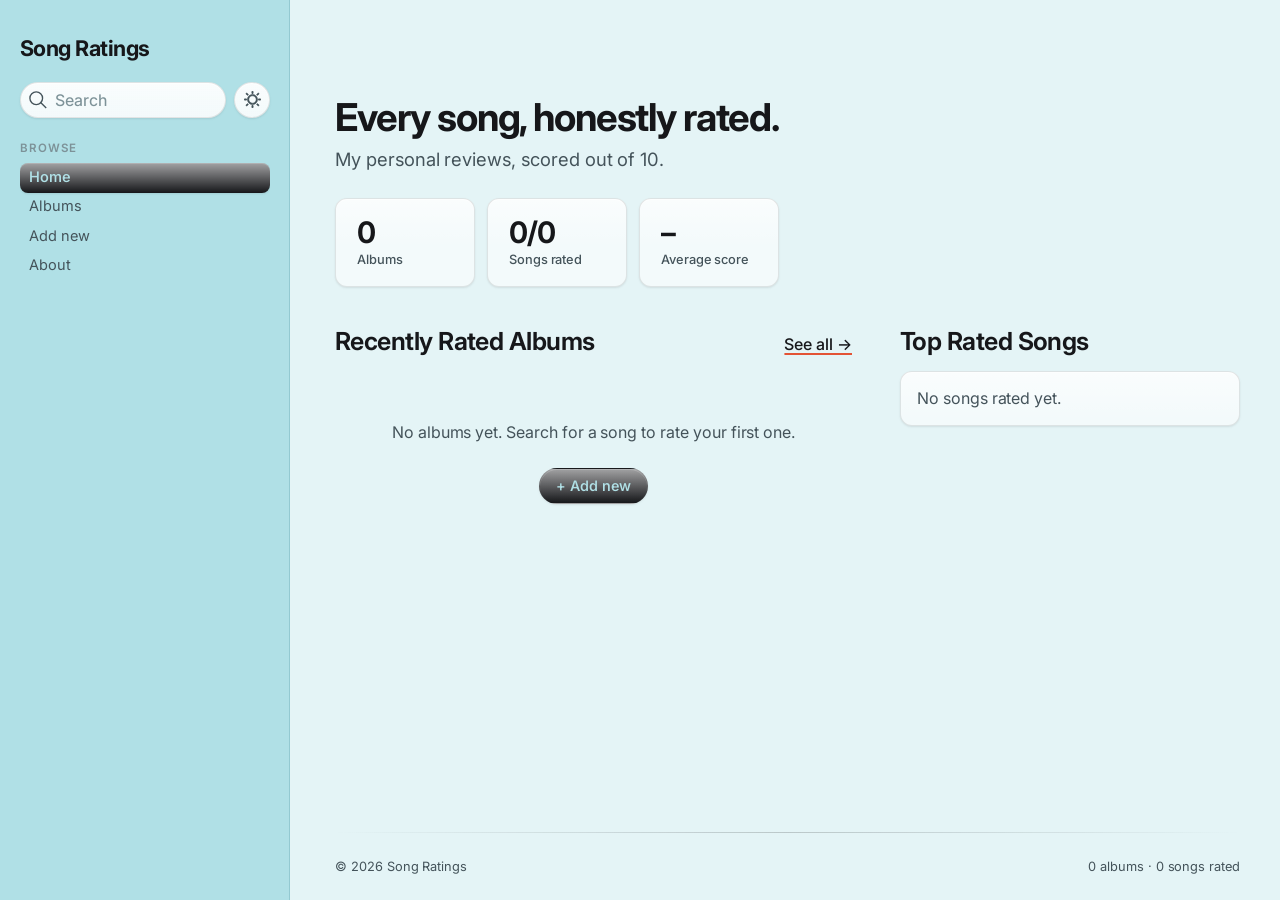
<file: index.html>
<!DOCTYPE html>
<html lang="en">
<head>
  <meta charset="UTF-8">
  <meta name="viewport" content="width=device-width, initial-scale=1, maximum-scale=1, user-scalable=no, viewport-fit=cover">
  <title>Song Ratings</title>
  <meta name="description" content="My personal song reviews and ratings.">
  <link rel="icon" href="assets/icons/favicon.ico" sizes="32x32">
  <link rel="icon" href="assets/icon.svg" type="image/svg+xml">
  <link rel="manifest" href="manifest.webmanifest">
  <link rel="apple-touch-icon" href="assets/icons/apple-touch-icon.png">
  <meta name="apple-mobile-web-app-title" content="Ratings">
  <meta name="mobile-web-app-capable" content="yes">
  <meta name="apple-mobile-web-app-capable" content="yes">
  <meta name="apple-mobile-web-app-status-bar-style" content="black-translucent">
  <meta name="theme-color" content="#e4f4f6">
  <script src="js/theme.js"></script>
  <!-- Inter for non-Apple devices (Apple devices use SF Pro). Loaded without
       blocking the first paint; offline it simply falls back to system fonts. -->
  <link rel="preconnect" href="https://fonts.googleapis.com">
  <link rel="preconnect" href="https://fonts.gstatic.com" crossorigin>
  <link rel="stylesheet" href="https://fonts.googleapis.com/css2?family=Inter:wght@400..700&display=swap" media="print" onload="this.media='all'">
  <link rel="stylesheet" href="css/base.css">
  <link rel="stylesheet" href="css/layout.css">
  <link rel="stylesheet" href="css/components.css">
</head>
<body>
  <header id="site-header" class="site-sidebar"></header>

  <main>
    <section class="hero">
      <h1>Every song, honestly rated.</h1>
      <p class="hero-sub">My personal reviews, scored out of 10.</p>
      <div id="stats" class="stats"></div>
    </section>

    <div class="home-layout">
      <section>
        <div class="section-head">
          <h2>Recently Rated Albums</h2>
          <a href="albums.html" class="section-link">See all →</a>
        </div>
        <div id="recent-grid" class="album-grid"></div>
      </section>

      <aside class="home-aside">
        <h2>Top Rated Songs</h2>
        <div id="top-list" class="song-list"></div>
      </aside>
    </div>
  </main>

  <footer id="site-footer" class="site-footer"></footer>

  <script src="js/store.js"></script>
  <script src="js/utils.js"></script>
  <script src="js/components.js"></script>
  <script src="js/ui.js"></script>
  <script src="js/nav.js"></script>
  <script src="js/pages/home.js"></script>
</body>
</html>
</file>
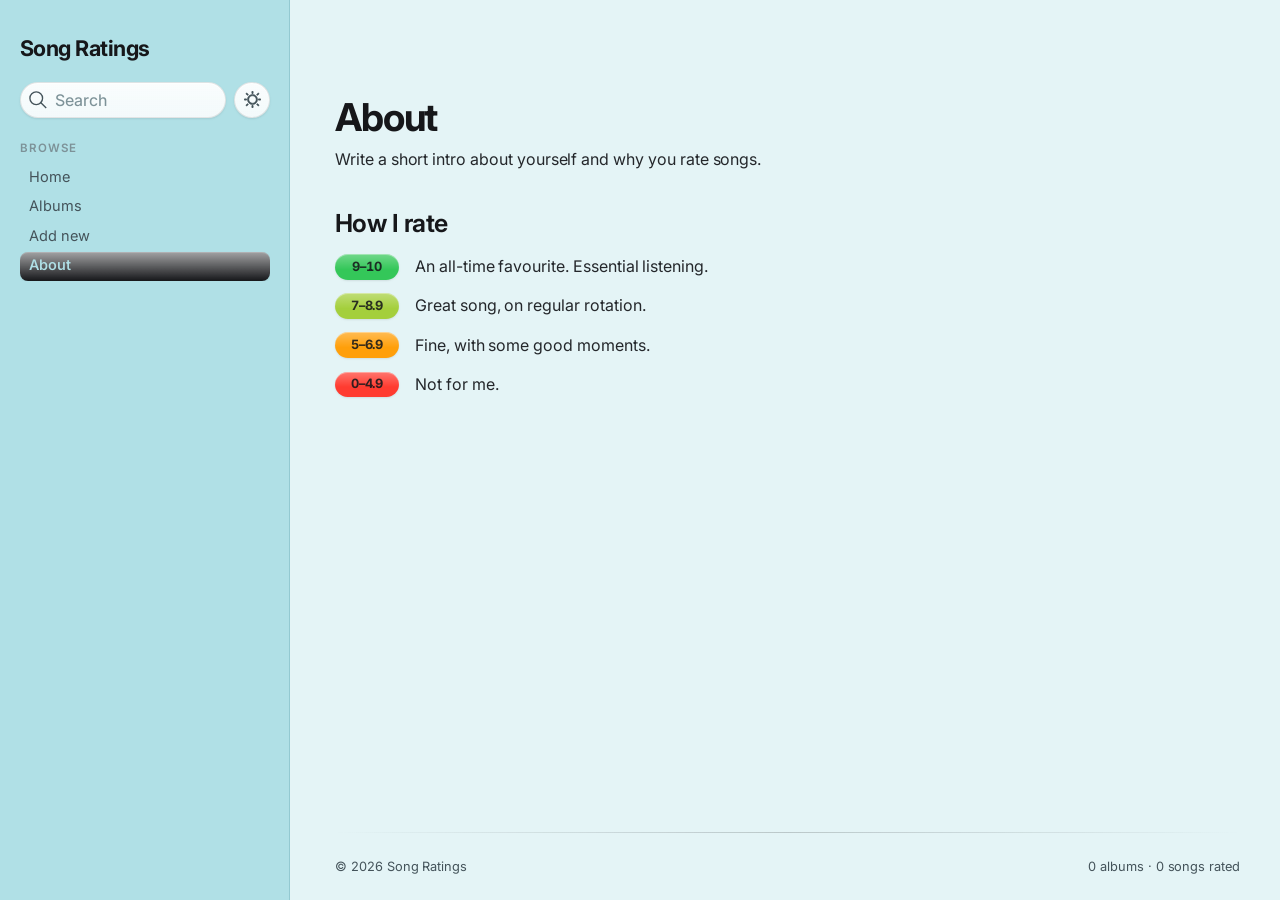
<file: about.html>
<!DOCTYPE html>
<html lang="en">
<head>
  <meta charset="UTF-8">
  <meta name="viewport" content="width=device-width, initial-scale=1, maximum-scale=1, user-scalable=no, viewport-fit=cover">
  <title>About · Song Ratings</title>
  <link rel="icon" href="assets/icons/favicon.ico" sizes="32x32">
  <link rel="icon" href="assets/icon.svg" type="image/svg+xml">
  <link rel="manifest" href="manifest.webmanifest">
  <link rel="apple-touch-icon" href="assets/icons/apple-touch-icon.png">
  <meta name="apple-mobile-web-app-title" content="Ratings">
  <meta name="mobile-web-app-capable" content="yes">
  <meta name="apple-mobile-web-app-capable" content="yes">
  <meta name="apple-mobile-web-app-status-bar-style" content="black-translucent">
  <meta name="theme-color" content="#e4f4f6">
  <script src="js/theme.js"></script>
  <!-- Inter for non-Apple devices (Apple devices use SF Pro). Loaded without
       blocking the first paint; offline it simply falls back to system fonts. -->
  <link rel="preconnect" href="https://fonts.googleapis.com">
  <link rel="preconnect" href="https://fonts.gstatic.com" crossorigin>
  <link rel="stylesheet" href="https://fonts.googleapis.com/css2?family=Inter:wght@400..700&display=swap" media="print" onload="this.media='all'">
  <link rel="stylesheet" href="css/base.css">
  <link rel="stylesheet" href="css/layout.css">
  <link rel="stylesheet" href="css/components.css">
</head>
<body>
  <header id="site-header" class="site-sidebar"></header>

  <main class="prose">
    <h1>About</h1>
    <p>Write a short intro about yourself and why you rate songs.</p>

    <h2>How I rate</h2>
    <ul class="scale">
      <li><span class="rating-badge rating-sm tier-great">9–10</span> An all-time favourite. Essential listening.</li>
      <li><span class="rating-badge rating-sm tier-good">7–8.9</span> Great song, on regular rotation.</li>
      <li><span class="rating-badge rating-sm tier-okay">5–6.9</span> Fine, with some good moments.</li>
      <li><span class="rating-badge rating-sm tier-bad">0–4.9</span> Not for me.</li>
    </ul>
  </main>

  <footer id="site-footer" class="site-footer"></footer>

  <script src="js/store.js"></script>
  <script src="js/utils.js"></script>
  <script src="js/components.js"></script>
  <script src="js/ui.js"></script>
  <script src="js/nav.js"></script>
</body>
</html>
</file>
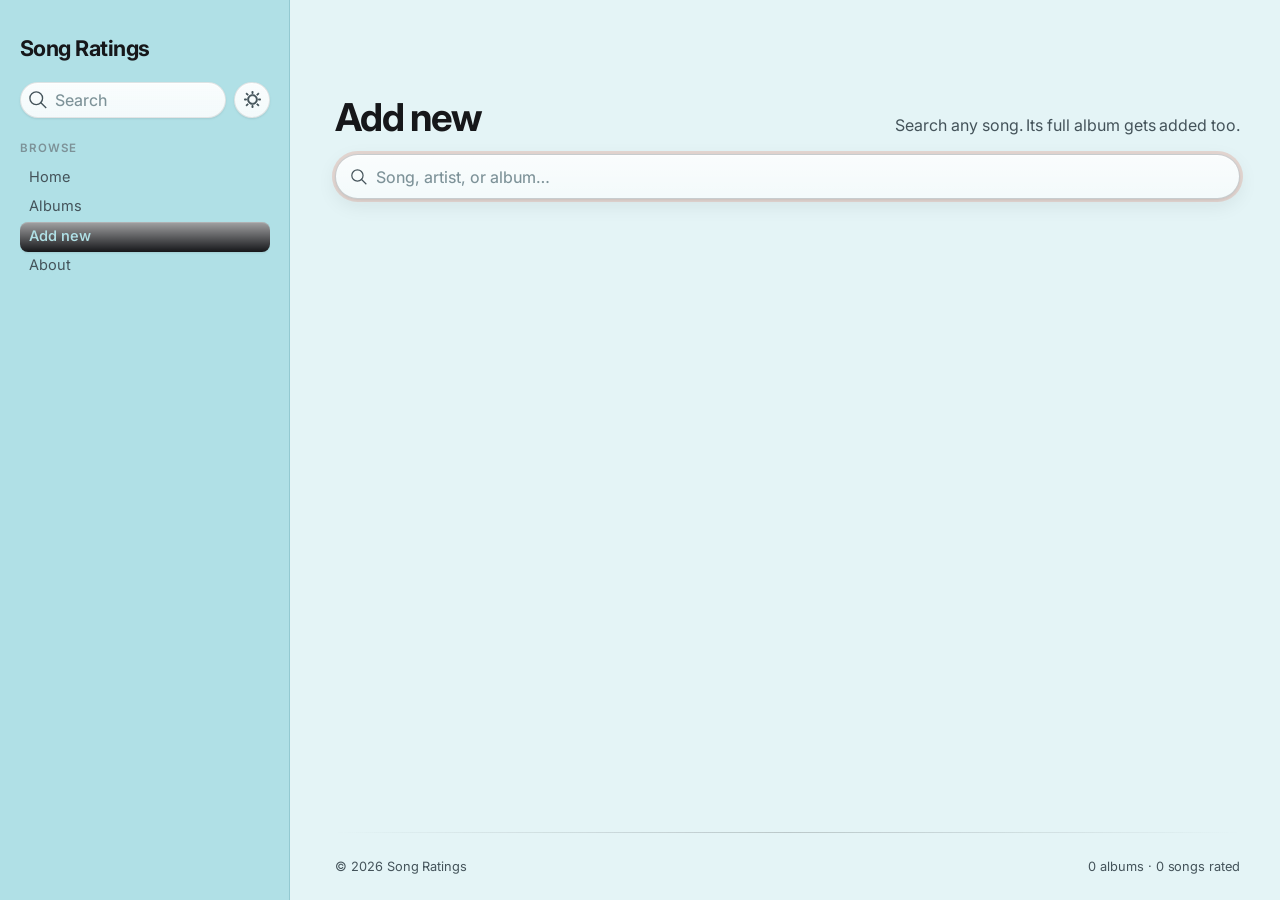
<file: add.html>
<!DOCTYPE html>
<html lang="en">
<head>
  <meta charset="UTF-8">
  <meta name="viewport" content="width=device-width, initial-scale=1, maximum-scale=1, user-scalable=no, viewport-fit=cover">
  <title>Add New · Song Ratings</title>
  <link rel="icon" href="assets/icons/favicon.ico" sizes="32x32">
  <link rel="icon" href="assets/icon.svg" type="image/svg+xml">
  <link rel="manifest" href="manifest.webmanifest">
  <link rel="apple-touch-icon" href="assets/icons/apple-touch-icon.png">
  <meta name="apple-mobile-web-app-title" content="Ratings">
  <meta name="mobile-web-app-capable" content="yes">
  <meta name="apple-mobile-web-app-capable" content="yes">
  <meta name="apple-mobile-web-app-status-bar-style" content="black-translucent">
  <meta name="theme-color" content="#e4f4f6">
  <script src="js/theme.js"></script>
  <!-- Inter for non-Apple devices (Apple devices use SF Pro). Loaded without
       blocking the first paint; offline it simply falls back to system fonts. -->
  <link rel="preconnect" href="https://fonts.googleapis.com">
  <link rel="preconnect" href="https://fonts.gstatic.com" crossorigin>
  <link rel="stylesheet" href="https://fonts.googleapis.com/css2?family=Inter:wght@400..700&display=swap" media="print" onload="this.media='all'">
  <link rel="stylesheet" href="css/base.css">
  <link rel="stylesheet" href="css/layout.css">
  <link rel="stylesheet" href="css/components.css">
</head>
<body>
  <header id="site-header" class="site-sidebar"></header>

  <main>
    <!-- Step 1: search the catalog -->
    <section id="search-view">
      <div class="page-head">
        <h1>Add new</h1>
        <p class="muted">Search any song. Its full album gets added too.</p>
      </div>
      <div class="filters">
        <input id="search" type="search" placeholder="Song, artist, or album…" aria-label="Search songs" autocomplete="off" autofocus>
      </div>
      <p id="search-status" class="muted"></p>
      <div id="search-results" class="song-list"></div>
    </section>

    <!-- Step 2: rate the chosen song -->
    <section id="rate-view" hidden>
      <a href="#" id="back-to-search" class="back-link">Back to search</a>
      <div id="rate-content"></div>
    </section>
  </main>

  <footer id="site-footer" class="site-footer"></footer>

  <script src="js/store.js"></script>
  <script src="js/api.js"></script>
  <script src="js/utils.js"></script>
  <script src="js/components.js"></script>
  <script src="js/ui.js"></script>
  <script src="js/nav.js"></script>
  <script src="js/pages/add.js"></script>
</body>
</html>
</file>
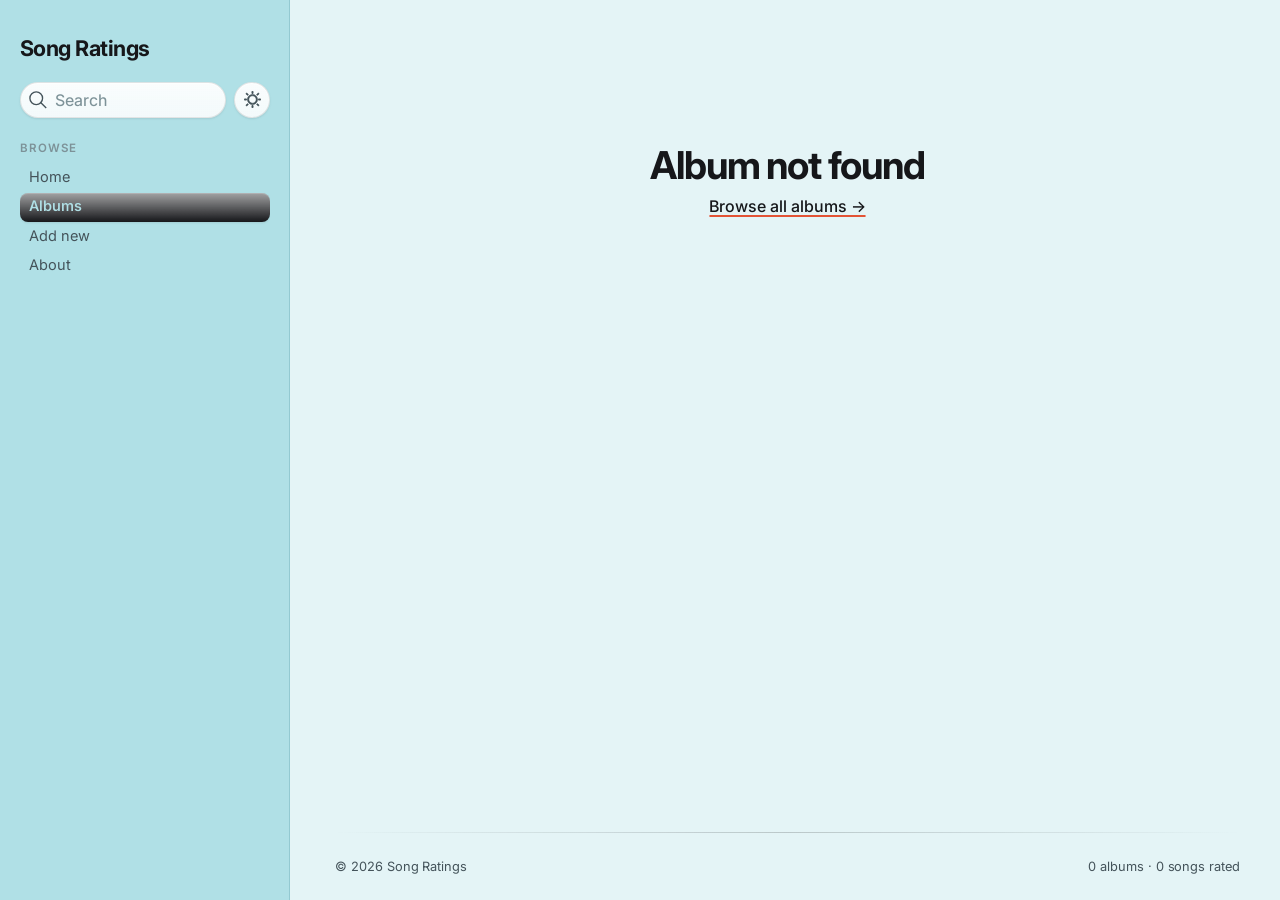
<file: album.html>
<!DOCTYPE html>
<html lang="en">
<head>
  <meta charset="UTF-8">
  <meta name="viewport" content="width=device-width, initial-scale=1, maximum-scale=1, user-scalable=no, viewport-fit=cover">
  <title>Album · Song Ratings</title>
  <link rel="icon" href="assets/icons/favicon.ico" sizes="32x32">
  <link rel="icon" href="assets/icon.svg" type="image/svg+xml">
  <link rel="manifest" href="manifest.webmanifest">
  <link rel="apple-touch-icon" href="assets/icons/apple-touch-icon.png">
  <meta name="apple-mobile-web-app-title" content="Ratings">
  <meta name="mobile-web-app-capable" content="yes">
  <meta name="apple-mobile-web-app-capable" content="yes">
  <meta name="apple-mobile-web-app-status-bar-style" content="black-translucent">
  <meta name="theme-color" content="#e4f4f6">
  <script src="js/theme.js"></script>
  <!-- Inter for non-Apple devices (Apple devices use SF Pro). Loaded without
       blocking the first paint; offline it simply falls back to system fonts. -->
  <link rel="preconnect" href="https://fonts.googleapis.com">
  <link rel="preconnect" href="https://fonts.gstatic.com" crossorigin>
  <link rel="stylesheet" href="https://fonts.googleapis.com/css2?family=Inter:wght@400..700&display=swap" media="print" onload="this.media='all'">
  <link rel="stylesheet" href="css/base.css">
  <link rel="stylesheet" href="css/layout.css">
  <link rel="stylesheet" href="css/components.css">
</head>
<body>
  <header id="site-header" class="site-sidebar"></header>

  <main>
    <div id="album-detail"></div>
  </main>

  <footer id="site-footer" class="site-footer"></footer>

  <script src="js/store.js"></script>
  <script src="js/utils.js"></script>
  <script src="js/components.js"></script>
  <script src="js/ui.js"></script>
  <script src="js/nav.js"></script>
  <script src="js/pages/album.js"></script>
</body>
</html>
</file>
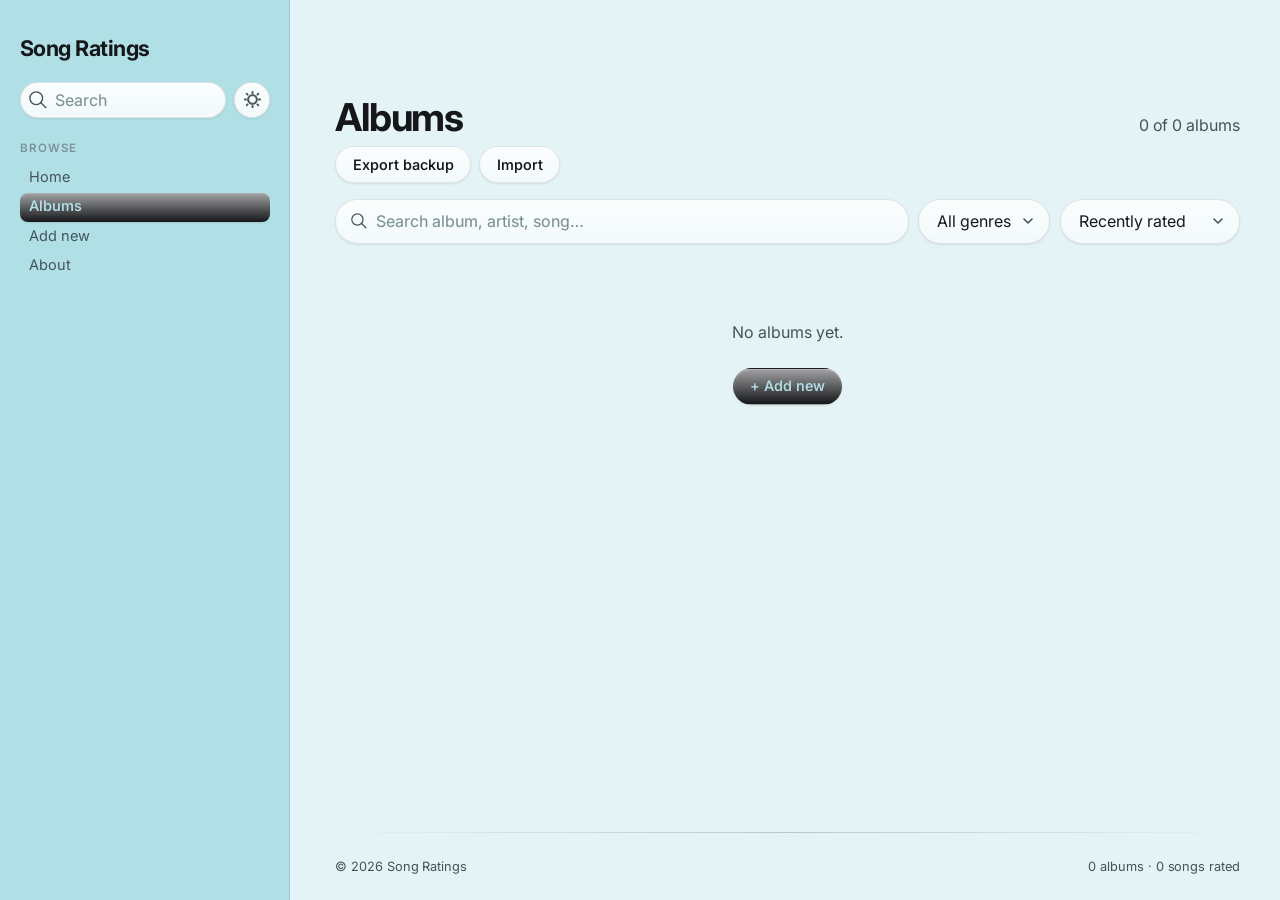
<file: albums.html>
<!DOCTYPE html>
<html lang="en">
<head>
  <meta charset="UTF-8">
  <meta name="viewport" content="width=device-width, initial-scale=1, maximum-scale=1, user-scalable=no, viewport-fit=cover">
  <title>Albums · Song Ratings</title>
  <link rel="icon" href="assets/icons/favicon.ico" sizes="32x32">
  <link rel="icon" href="assets/icon.svg" type="image/svg+xml">
  <link rel="manifest" href="manifest.webmanifest">
  <link rel="apple-touch-icon" href="assets/icons/apple-touch-icon.png">
  <meta name="apple-mobile-web-app-title" content="Ratings">
  <meta name="mobile-web-app-capable" content="yes">
  <meta name="apple-mobile-web-app-capable" content="yes">
  <meta name="apple-mobile-web-app-status-bar-style" content="black-translucent">
  <meta name="theme-color" content="#e4f4f6">
  <script src="js/theme.js"></script>
  <!-- Inter for non-Apple devices (Apple devices use SF Pro). Loaded without
       blocking the first paint; offline it simply falls back to system fonts. -->
  <link rel="preconnect" href="https://fonts.googleapis.com">
  <link rel="preconnect" href="https://fonts.gstatic.com" crossorigin>
  <link rel="stylesheet" href="https://fonts.googleapis.com/css2?family=Inter:wght@400..700&display=swap" media="print" onload="this.media='all'">
  <link rel="stylesheet" href="css/base.css">
  <link rel="stylesheet" href="css/layout.css">
  <link rel="stylesheet" href="css/components.css">
</head>
<body>
  <header id="site-header" class="site-sidebar"></header>

  <main>
    <div class="page-head">
      <h1>Albums</h1>
      <p id="result-count" class="muted"></p>
      <div class="page-actions">
        <button id="export-button" class="button">Export backup</button>
        <button id="import-button" class="button">Import</button>
        <input id="import-file" type="file" accept="application/json,.json" hidden>
      </div>
    </div>

    <div class="filters">
      <input id="search" type="search" placeholder="Search album, artist, song…" aria-label="Search albums">
      <select id="genre" aria-label="Filter by genre">
        <option value="">All genres</option>
      </select>
      <select id="sort" aria-label="Sort albums">
        <option value="recent">Recently rated</option>
        <option value="rating-desc">Highest average</option>
        <option value="rating-asc">Lowest average</option>
        <option value="title-asc">Title A–Z</option>
        <option value="artist-asc">Artist A–Z</option>
        <option value="year-desc">Release year</option>
      </select>
    </div>

    <div id="albums-grid" class="album-grid"></div>
    <button id="load-more" class="button load-more" hidden>Load more</button>
  </main>

  <footer id="site-footer" class="site-footer"></footer>

  <script src="js/store.js"></script>
  <script src="js/utils.js"></script>
  <script src="js/components.js"></script>
  <script src="js/ui.js"></script>
  <script src="js/nav.js"></script>
  <script src="js/pages/albums.js"></script>
</body>
</html>
</file>
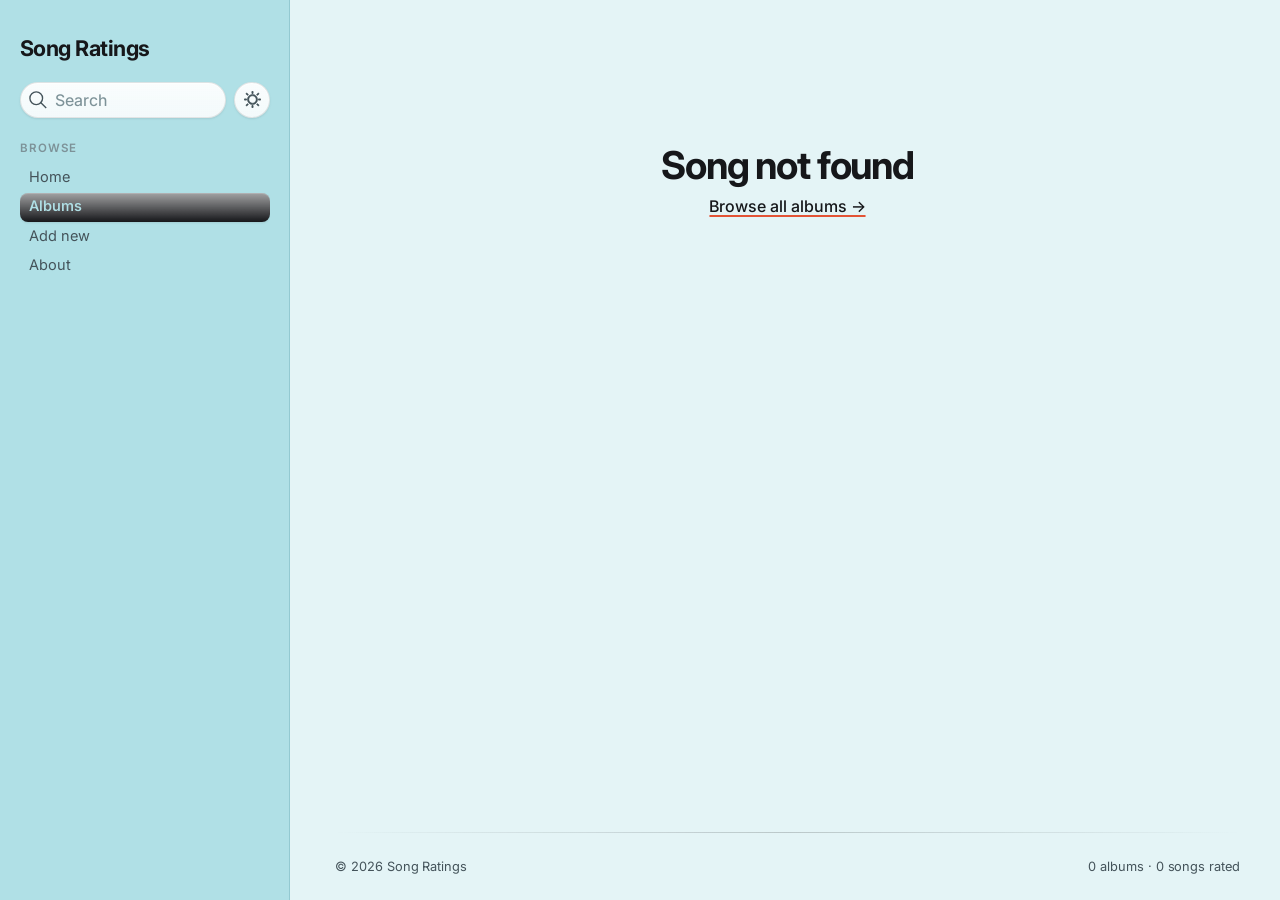
<file: song.html>
<!DOCTYPE html>
<html lang="en">
<head>
  <meta charset="UTF-8">
  <meta name="viewport" content="width=device-width, initial-scale=1, maximum-scale=1, user-scalable=no, viewport-fit=cover">
  <title>Song · Song Ratings</title>
  <link rel="icon" href="assets/icons/favicon.ico" sizes="32x32">
  <link rel="icon" href="assets/icon.svg" type="image/svg+xml">
  <link rel="manifest" href="manifest.webmanifest">
  <link rel="apple-touch-icon" href="assets/icons/apple-touch-icon.png">
  <meta name="apple-mobile-web-app-title" content="Ratings">
  <meta name="mobile-web-app-capable" content="yes">
  <meta name="apple-mobile-web-app-capable" content="yes">
  <meta name="apple-mobile-web-app-status-bar-style" content="black-translucent">
  <meta name="theme-color" content="#e4f4f6">
  <script src="js/theme.js"></script>
  <!-- Inter for non-Apple devices (Apple devices use SF Pro). Loaded without
       blocking the first paint; offline it simply falls back to system fonts. -->
  <link rel="preconnect" href="https://fonts.googleapis.com">
  <link rel="preconnect" href="https://fonts.gstatic.com" crossorigin>
  <link rel="stylesheet" href="https://fonts.googleapis.com/css2?family=Inter:wght@400..700&display=swap" media="print" onload="this.media='all'">
  <link rel="stylesheet" href="css/base.css">
  <link rel="stylesheet" href="css/layout.css">
  <link rel="stylesheet" href="css/components.css">
</head>
<body>
  <header id="site-header" class="site-sidebar"></header>

  <main>
    <div id="song-detail"></div>
  </main>

  <footer id="site-footer" class="site-footer"></footer>

  <script src="js/store.js"></script>
  <script src="js/utils.js"></script>
  <script src="js/components.js"></script>
  <script src="js/ui.js"></script>
  <script src="js/nav.js"></script>
  <script src="js/pages/song.js"></script>
</body>
</html>
</file>
<file: css/base.css>
/* Design tokens, reset, and typography. Change the look of the site here.
   Ported from the Notes site (raven / powder blue / poppy glass theme):
   #16171A raven black, #B0E0E6 powder blue, #E35335 poppy red.
   The theme is picked by js/theme.js, which sets saved-theme="light|dark"
   on <html>; the toggle button is wired up in js/ui.js. */

/* ═════════════ Tokens: light ═════════════ */
:root {
  /* Base palette (Notes: quartz.config.yaml → theme.colors.lightMode) */
  --light: #e4f4f6;
  --lightgray: #c4e5ea;
  --gray: #7d9298;
  --darkgray: #24272b;
  --dark: #16171a;
  --secondary: #16171a;
  --tertiary: #e35335;
  --highlight: rgba(22, 23, 26, 0.06);
  --textHighlight: rgba(227, 83, 53, 0.25);

  /* Type: SF Pro on Apple devices, Inter (Google Fonts) elsewhere. */
  --bodyFont:
    -apple-system, BlinkMacSystemFont, "SF Pro Text", "Inter", "Helvetica Neue", system-ui,
    sans-serif;
  --headerFont:
    -apple-system, BlinkMacSystemFont, "SF Pro Display", "Inter", "Helvetica Neue", system-ui,
    sans-serif;
  --codeFont: ui-monospace, "SF Mono", "JetBrains Mono", Menlo, Consolas, monospace;

  /* Motion: Apple-style ease-out and a gentle spring with a hint of overshoot. */
  --ease: cubic-bezier(0.25, 0.1, 0.25, 1);
  --ease-out: cubic-bezier(0.22, 1, 0.36, 1);
  --spring: cubic-bezier(0.34, 1.36, 0.64, 1);
  --dur-fast: 160ms;
  --dur: 280ms;
  --dur-slow: 480ms;

  --radius-sm: 8px;
  --radius: 12px;
  --radius-lg: 18px;

  /* Brand */
  --brand-raven: #16171a;
  --brand-powder: #b0e0e6;
  --brand-poppy: #e35335;

  /* Light: powder-blue sidebar, paler powder reading area, raven text. */
  --ui-page: #e4f4f6;
  --ui-sidebar: var(--brand-powder);
  --ui-sidebar-edge: #93c9d1;
  --ui-surface: #f3fafb;
  --ui-surface-2: #d7eef1;
  --ui-hover: rgba(22, 23, 26, 0.05);
  --ui-active: rgba(22, 23, 26, 0.09);
  --ui-border: rgba(22, 23, 26, 0.1);
  --ui-border-strong: rgba(22, 23, 26, 0.2);
  --ui-text: #24272b;
  --ui-heading: var(--brand-raven);
  --ui-muted: #44535a;
  --ui-faint: #7d9298;

  /* Accents */
  --ui-link: var(--brand-raven);
  --ui-link-line: var(--brand-poppy);
  --ui-accent: var(--brand-poppy);
  --ui-accent-soft: rgba(227, 83, 53, 0.18);
  --ui-on-accent: var(--brand-raven);
  --ui-pill-bg: var(--brand-raven);
  --ui-pill-text: var(--brand-powder);

  /* Glass */
  --ui-glass: rgba(176, 224, 230, 0.72);
  --ui-glass-strong: rgba(243, 250, 251, 0.85);
  --ui-drawer-tint: rgba(228, 244, 246, 0.84);
  --ui-scrim: rgba(228, 244, 246, 0.5);
  --ui-sheen: linear-gradient(180deg, rgba(255, 255, 255, 0.6) 0%, rgba(255, 255, 255, 0) 100%);
  --ui-highlight: inset 0 1px 0 rgba(255, 255, 255, 0.7);
  --ui-shadow-sm: 0 1px 2px rgba(22, 23, 26, 0.05), 0 1px 3px rgba(22, 23, 26, 0.05);
  --ui-shadow: 0 1px 2px rgba(22, 23, 26, 0.05), 0 6px 20px rgba(22, 23, 26, 0.08);
  --ui-shadow-lg: 0 2px 6px rgba(22, 23, 26, 0.06), 0 24px 60px rgba(22, 23, 26, 0.18);
  --ui-callout-rgb: 227, 83, 53;

  /* Song Ratings only ------------------------------------------------- */

  /* Rating tiers keep their own colours (see .tier-* in components.css). */
  --tier-great: #34c759;
  --tier-good: #a4cf3c;
  --tier-okay: #ff9f0a;
  --tier-bad: #ff3b30;
  --on-tier: rgba(22, 23, 26, 0.88);
  --badge-gloss: linear-gradient(180deg, rgba(255, 255, 255, 0.3), rgba(255, 255, 255, 0) 60%);

  /* Field icons, drawn in --ui-muted (data URIs can't read variables). */
  --ui-icon-search: url("data:image/svg+xml,%3Csvg xmlns='http://www.w3.org/2000/svg' viewBox='0 0 19.9 19.7'%3E%3Cg fill='none' stroke='%2344535a' stroke-width='1.5'%3E%3Cpath stroke-linecap='square' d='M18.5 18.3l-5.4-5.4'/%3E%3Ccircle cx='8' cy='8' r='7'/%3E%3C/g%3E%3C/svg%3E");
  --ui-icon-chevron: url("data:image/svg+xml,%3Csvg xmlns='http://www.w3.org/2000/svg' width='10' height='6' viewBox='0 0 10 6'%3E%3Cpath d='M1 1l4 4 4-4' fill='none' stroke='%2344535a' stroke-width='1.6' stroke-linecap='round' stroke-linejoin='round'/%3E%3C/svg%3E");

  /* Behind the phone's status bar when installed (its text is always white). */
  --ui-status-scrim: linear-gradient(rgba(22, 23, 26, 0.32), rgba(22, 23, 26, 0.08));

  /* iOS navigation curve: fast start, long soft settle. */
  --ease-ios: cubic-bezier(0.32, 0.72, 0, 1);

  /* Liquid Glass (phone tab bar and round buttons): the powder glass tint,
     lit from above, with a bright rim. The lens marks the current tab. */
  --ui-liquid-sheen: linear-gradient(
    180deg,
    rgba(255, 255, 255, 0.65),
    rgba(255, 255, 255, 0.12) 55%,
    rgba(255, 255, 255, 0.24)
  );
  --ui-liquid-rim: rgba(255, 255, 255, 0.6);
  --ui-liquid-shadow: 0 10px 30px rgba(22, 23, 26, 0.14), 0 2px 6px rgba(22, 23, 26, 0.08);
  --ui-liquid-lens: linear-gradient(180deg, rgba(255, 255, 255, 0.95), rgba(243, 250, 251, 0.72));
  --ui-liquid-lens-edge: inset 0 1px 0 rgba(255, 255, 255, 0.9), inset 0 0 0 0.5px rgba(22, 23, 26, 0.06);

  color-scheme: light;
}

/* ═════════════ Tokens: dark ═════════════ */
/* Raven page, powder-blue headings and links, poppy accents. */
:root[saved-theme="dark"] {
  /* Base palette (Notes: quartz.config.yaml → theme.colors.darkMode) */
  --light: #16171a;
  --lightgray: #2c3036;
  --gray: #5f7075;
  --darkgray: #ddeff2;
  --dark: #b0e0e6;
  --secondary: #b0e0e6;
  --tertiary: #e35335;
  --highlight: rgba(176, 224, 230, 0.06);
  --textHighlight: rgba(227, 83, 53, 0.3);

  --ui-page: var(--brand-raven);
  --ui-sidebar: #1d1f23;
  --ui-sidebar-edge: #2c3036;
  --ui-surface: #212429;
  --ui-surface-2: #1b1d21;
  --ui-hover: rgba(176, 224, 230, 0.06);
  --ui-active: rgba(176, 224, 230, 0.1);
  --ui-border: rgba(176, 224, 230, 0.1);
  --ui-border-strong: rgba(176, 224, 230, 0.2);
  --ui-text: #ddeff2;
  --ui-heading: var(--brand-powder);
  --ui-muted: #93a9ae;
  --ui-faint: #5f7075;

  --ui-link: var(--brand-powder);
  --ui-link-line: var(--brand-poppy);
  --ui-accent: var(--brand-poppy);
  --ui-accent-soft: rgba(227, 83, 53, 0.24);
  --ui-on-accent: var(--brand-raven);
  --ui-pill-bg: var(--brand-poppy);
  --ui-pill-text: var(--brand-raven);

  --ui-glass: rgba(29, 31, 35, 0.72);
  --ui-glass-strong: rgba(33, 36, 41, 0.84);
  --ui-drawer-tint: rgba(22, 23, 26, 0.82);
  --ui-scrim: rgba(5, 6, 7, 0.5);
  --ui-sheen: linear-gradient(180deg, rgba(176, 224, 230, 0.05) 0%, rgba(176, 224, 230, 0) 100%);
  --ui-highlight: inset 0 1px 0 rgba(176, 224, 230, 0.06);
  --ui-shadow-sm: 0 1px 2px rgba(0, 0, 0, 0.4);
  --ui-shadow: 0 1px 2px rgba(0, 0, 0, 0.4), 0 8px 24px rgba(0, 0, 0, 0.35);
  --ui-shadow-lg: 0 2px 8px rgba(0, 0, 0, 0.4), 0 28px 70px rgba(0, 0, 0, 0.6);
  --ui-callout-rgb: 227, 83, 53;

  --tier-great: #30d158;
  --tier-good: #a8d64a;
  --tier-okay: #ffb340;
  --tier-bad: #ff453a;

  --ui-icon-search: url("data:image/svg+xml,%3Csvg xmlns='http://www.w3.org/2000/svg' viewBox='0 0 19.9 19.7'%3E%3Cg fill='none' stroke='%2393a9ae' stroke-width='1.5'%3E%3Cpath stroke-linecap='square' d='M18.5 18.3l-5.4-5.4'/%3E%3Ccircle cx='8' cy='8' r='7'/%3E%3C/g%3E%3C/svg%3E");
  --ui-icon-chevron: url("data:image/svg+xml,%3Csvg xmlns='http://www.w3.org/2000/svg' width='10' height='6' viewBox='0 0 10 6'%3E%3Cpath d='M1 1l4 4 4-4' fill='none' stroke='%2393a9ae' stroke-width='1.6' stroke-linecap='round' stroke-linejoin='round'/%3E%3C/svg%3E");

  --ui-status-scrim: rgba(22, 23, 26, 0.55);

  --ui-liquid-sheen: linear-gradient(
    180deg,
    rgba(176, 224, 230, 0.14),
    rgba(176, 224, 230, 0.03) 55%,
    rgba(176, 224, 230, 0.07)
  );
  --ui-liquid-rim: rgba(176, 224, 230, 0.14);
  --ui-liquid-shadow: 0 10px 30px rgba(0, 0, 0, 0.5), 0 2px 6px rgba(0, 0, 0, 0.35);
  --ui-liquid-lens: linear-gradient(180deg, rgba(176, 224, 230, 0.18), rgba(176, 224, 230, 0.08));
  --ui-liquid-lens-edge: inset 0 1px 0 rgba(176, 224, 230, 0.18), inset 0 0 0 0.5px rgba(176, 224, 230, 0.1);

  color-scheme: dark;
}

/* ═════════════ Reset ═════════════ */
*,
*::before,
*::after {
  box-sizing: border-box;
}

/* Over-scroll ("rubber-band"): browsers fill the area past the page with the
   root element's background colour only, so the page colour sits on <html>.
   App feel: no pinch / double-tap zoom, no text inflation. */
html {
  background-color: var(--ui-page);
  overflow-x: clip;
  touch-action: pan-x pan-y;
  -webkit-text-size-adjust: 100%;
  text-size-adjust: 100%;
  transition: background-color var(--dur-slow) var(--ease);
}

/* No transitions until the page is set up. <html> has a style before the
   stylesheets arrive, so without this it would fade in from white on every
   load. js/ui.js adds .ui-ready; after that, colours cross-fade on toggle. */
html:not(.ui-ready),
html:not(.ui-ready) *,
html:not(.ui-ready) *::before,
html:not(.ui-ready) *::after {
  transition: none !important;
}

body {
  margin: 0;
  min-height: 100vh;
  background-color: transparent; /* must stay clear: the sidebar strip sits under it */
  color: var(--ui-text);
  font-family: var(--bodyFont);
  font-size: 1rem;
  line-height: 1.5;
  letter-spacing: -0.003em;
  overflow-x: clip;
  -webkit-font-smoothing: antialiased;
  -moz-osx-font-smoothing: grayscale;
  text-rendering: optimizeLegibility;
  -webkit-tap-highlight-color: transparent;
}

/* Installed as an app, pages scroll under the phone's status bar, so it gets
   a frosted edge that fades out below it (iOS's scroll-edge effect). The
   tint keeps the status bar's white text readable in light mode. Its height
   is 0 everywhere else (no status-bar inset). */
body::after {
  content: "";
  position: fixed;
  top: 0;
  left: 0;
  right: 0;
  z-index: 60;
  height: calc(env(safe-area-inset-top) * 1.35);
  pointer-events: none;
  background: var(--ui-status-scrim);
  --ui-backdrop: blur(16px) saturate(180%);
  -webkit-backdrop-filter: var(--ui-backdrop);
  backdrop-filter: var(--ui-backdrop);
  -webkit-mask-image: linear-gradient(#000 70%, transparent);
  mask-image: linear-gradient(#000 70%, transparent);
}

::selection {
  background: var(--ui-accent-soft);
  color: var(--ui-heading);
}

/* ═════════════ Type ═════════════ */
h1,
h2,
h3,
h4,
h5,
h6 {
  font-family: var(--headerFont);
  color: var(--ui-heading);
  font-weight: 650;
  letter-spacing: -0.022em;
  line-height: 1.15;
  margin: 0 0 0.5em;
}

h1 {
  font-size: 2.4rem;
  font-weight: 700;
  letter-spacing: -0.03em;
  line-height: 1.1;
  margin-bottom: 0.5rem;
  overflow-wrap: break-word;
}

h2 { font-size: 1.55rem; }
h3 { font-size: 1.25rem; }

p { margin: 0 0 1em; }

strong {
  color: var(--ui-heading);
  font-weight: 650;
}

.muted { color: var(--ui-muted); }

/* No long-press link previews or image save menus */
a,
img {
  -webkit-touch-callout: none;
}

a {
  font-weight: 500;
  color: var(--ui-link);
  text-decoration: none;
  transition:
    color var(--dur-fast) var(--ease),
    background-color var(--dur-fast) var(--ease),
    text-decoration-color var(--dur-fast) var(--ease);
}

/* Links inside text: poppy underline that fills on hover (Notes' internal links). */
.prose a,
.review a,
.detail-hero-sub a,
.empty-state a:not(.button),
.section-link,
.track-nav a {
  padding: 0;
  border-radius: 3px;
  text-decoration: underline;
  text-decoration-thickness: 2px;
  text-underline-offset: 0.2em;
  text-decoration-color: var(--ui-link-line);
  overflow-wrap: anywhere;
}

.prose a:hover,
.review a:hover,
.detail-hero-sub a:hover,
.empty-state a:not(.button):hover,
.section-link:hover,
.track-nav a:hover {
  text-decoration-color: var(--ui-accent);
  background-color: var(--ui-accent-soft);
}

img {
  max-width: 100%;
  display: block;
}

a:focus-visible,
button:focus-visible {
  outline: 2px solid var(--ui-accent);
  outline-offset: 2px;
}

/* ═════════════ Fields: the search-pill look ═════════════ */
/* 16px text stops iPhones zooming in on focus. */
input[type="search"],
input[type="text"],
input[type="number"],
select,
textarea {
  font: inherit;
  font-size: 16px;
  color: var(--ui-heading);
  border: 1px solid var(--ui-border);
  border-radius: 999px;
  padding: 0.6em 1.1em;
  background-color: var(--ui-surface);
  background-image: var(--ui-sheen);
  box-shadow: var(--ui-shadow-sm), var(--ui-highlight);
  transition:
    background-color var(--dur-slow) var(--ease),
    border-color var(--dur) var(--ease),
    color var(--dur-slow) var(--ease),
    box-shadow var(--dur) var(--ease);
}

input::placeholder,
textarea::placeholder {
  color: var(--ui-faint);
  font-weight: 450;
}

input:hover,
select:hover,
textarea:hover {
  border-color: var(--ui-border-strong);
}

input[type="search"],
input[type="text"],
input[type="number"],
select,
textarea {
  outline: none;
}

input:focus,
select:focus,
textarea:focus {
  border-color: var(--ui-border-strong);
  box-shadow: var(--ui-shadow), var(--ui-highlight), 0 0 0 3px var(--ui-accent-soft);
}

input[type="search"] {
  -webkit-appearance: none;
  appearance: none;
  padding-left: 2.5em;
  background-image: var(--ui-icon-search), var(--ui-sheen);
  background-repeat: no-repeat;
  background-position: 0.95em center, 0 0;
  background-size: 16px 16px, 100% 100%;
}

select {
  appearance: none;
  padding-right: 2.4em;
  background-image: var(--ui-icon-chevron), var(--ui-sheen);
  background-repeat: no-repeat;
  background-position: right 1em center, 0 0;
  background-size: 10px 6px, 100% 100%;
  cursor: pointer;
}

textarea {
  border-radius: var(--radius);
  padding: 0.85em 1.1em;
  line-height: 1.6;
  resize: vertical;
}

/* ═════════════ Scrollbars ═════════════ */
* {
  scrollbar-width: thin;
  scrollbar-color: var(--ui-border-strong) transparent;
}

::-webkit-scrollbar {
  width: 10px;
  height: 10px;
}

::-webkit-scrollbar-thumb {
  background: var(--ui-border-strong);
  border: 3px solid transparent;
  border-radius: 999px;
  background-clip: padding-box;
}

::-webkit-scrollbar-track {
  background: transparent;
}

/* No scrollbars on phones; swiping still scrolls. */
@media (max-width: 800px) {
  * {
    scrollbar-width: none;
  }

  ::-webkit-scrollbar {
    display: none;
    width: 0;
    height: 0;
  }

  /* iOS large titles (34pt) */
  h1 { font-size: 2.125rem; }
  h2 { font-size: 1.35rem; }
}

/* ═════════════ Motion ═════════════ */

/* Page entrance. js/nav.js inserts a new <main> on every navigation, so this
   replays each time. `backwards`, not `both`: a held transform would linger. */
@keyframes ui-page-enter {
  from {
    opacity: 0;
    transform: translateY(10px);
    filter: blur(3px);
  }
  to {
    opacity: 1;
    transform: none;
    filter: none;
  }
}

@keyframes ui-fade-in {
  from { opacity: 0; }
  to { opacity: 1; }
}

@keyframes ui-sheet-in {
  from {
    opacity: 0;
    transform: translateY(-8px) scale(0.98);
  }
  to {
    opacity: 1;
    transform: none;
  }
}

/* Phones: iOS navigation. Going deeper (album → song) slides the new page in
   from the right, going back slides it in from the left; switching tabs
   cross-fades. js/nav.js picks the direction (html[data-nav]). */
@keyframes ios-push-in {
  from {
    opacity: 0;
    transform: translateX(32%);
  }
  40% {
    opacity: 1;
  }
  to {
    opacity: 1;
    transform: none;
  }
}

@keyframes ios-pop-in {
  from {
    opacity: 0;
    transform: translateX(-24%);
  }
  40% {
    opacity: 1;
  }
  to {
    opacity: 1;
    transform: none;
  }
}

/* Sun/moon icon spins in when the theme flips. */
@keyframes ui-icon-in {
  from {
    opacity: 0;
    transform: rotate(-90deg) scale(0.6);
  }
  to {
    opacity: 1;
    transform: none;
  }
}

@media (prefers-reduced-motion: reduce) {
  *,
  *::before,
  *::after {
    animation-duration: 1ms !important;
    animation-iteration-count: 1 !important;
    transition-duration: 1ms !important;
  }
}
</file>
<file: css/layout.css>
/* Page structure, ported from the Notes site's layout:
   - desktop / tablet: a powder-blue left sidebar (title, search pill, theme
     button, page list) next to the content column;
   - phones (≤ 800px): an iOS-style app with a floating Liquid Glass tab bar
     at the bottom and a full-screen search sheet (section 7).
   Sidebar markup: renderHeader() in js/components.js. Behaviour: js/ui.js. */

/* Frosted glass. Never put backdrop-filter on an element that contains
   position: fixed children (the sidebar holds the search sheet and the menu
   drawer): it would become their containing block and trap them inside it.
   The phone tab bar puts its glass on the capsule inside it instead. */

/* ═════════════ 1. Page grid ═════════════ */
html {
  --sb-left: max(0px, calc((100vw - 1500px) / 2));
  --sb-width: 290px;
}

body {
  display: grid;
  grid-template-columns: var(--sb-width) minmax(0, 1fr);
  grid-template-rows: auto 1fr auto;
  grid-template-areas:
    "warn warn"
    "side main"
    "side foot";
  column-gap: 5px;
  max-width: 1500px;
  margin: 0 auto;
}

/* Tablet: wider sidebar, and the content keeps a little room on the right. */
@media (min-width: 801px) and (max-width: 1200px) {
  html { --sb-width: 320px; }
  body { padding-right: 1rem; }
}

/* The sidebar's colour and border come from a fixed strip behind it, a full
   screen taller than the window at both ends, so it also fills the
   over-scroll area and there's no seam when the page bounces. */
@media (min-width: 801px) {
  body::before {
    content: "";
    position: fixed;
    top: -100vh;
    height: 300vh;
    left: var(--sb-left);
    width: var(--sb-width);
    border-right: 1px solid var(--ui-sidebar-edge);
    background: var(--ui-sidebar);
    z-index: -1;
    pointer-events: none;
    transition:
      background-color var(--dur-slow) var(--ease),
      border-color var(--dur-slow) var(--ease);
  }
}

main {
  grid-area: main;
  min-width: 0;
  padding: 6rem 2.5rem 4rem;
  /* Components size themselves to the content column, not the window */
  container: main / inline-size;
  animation: ui-page-enter var(--dur-slow) var(--ease-out) backwards;
}

.storage-warning { grid-area: warn; }

/* Cross-fade colours when toggling light/dark instead of snapping. */
body,
.site-sidebar,
.site-sidebar::before,
.search-button,
.darkmode,
.tab-capsule,
.explorer-content,
.site-footer,
.stat,
.tracklist,
.tracklist-head,
.home-aside .song-list,
#search-results,
.list-label,
.tag {
  transition:
    background-color var(--dur-slow) var(--ease),
    border-color var(--dur-slow) var(--ease),
    color var(--dur-slow) var(--ease),
    box-shadow var(--dur-slow) var(--ease);
}

/* Tap targets behave like app controls: no text selection on press */
.site-sidebar,
.button,
.song-row,
.track-row,
.album-card,
.result-card,
.stat,
.tag {
  -webkit-user-select: none;
  user-select: none;
}

/* ═════════════ 2. Left sidebar ═════════════ */
.site-sidebar {
  grid-area: side;
  align-self: start;
  position: sticky;
  top: 0;
  z-index: 1;
  height: 100vh;
  height: 100dvh;
  display: flex;
  flex-direction: column;
  gap: 1.25rem;
  padding: 2.25rem 1.25rem 2rem;
  /* Scrolling over the sidebar never moves the page: overscroll is
     contained, and the 1px overhang below keeps it always scrollable
     (browsers only honour overscroll-behavior on scrollable boxes). */
  overflow-y: auto;
  overscroll-behavior: contain;
  scrollbar-width: none;
}

.site-sidebar::-webkit-scrollbar { display: none; }

.site-sidebar::after {
  content: "";
  position: absolute;
  top: 0;
  left: 0;
  width: 1px;
  height: calc(100% + 1px);
  pointer-events: none;
}

.page-title {
  margin: 0;
  font-family: var(--headerFont);
  font-size: 1.35rem;
  font-weight: 700;
  letter-spacing: -0.025em;
  line-height: 1.2;
}

.page-title a {
  color: var(--ui-heading);
  font-weight: inherit;
  text-decoration: none;
}

/* ═════════════ 3. Toolbar: search pill + round theme button ═════════════ */
.toolbar {
  display: flex;
  flex-direction: row;
  align-items: center;
  gap: 0.5rem;
}

.search {
  flex: 1 1 auto;
  min-width: 0;
  margin: 0;
}

.search-button,
.darkmode {
  border: 1px solid var(--ui-border);
  background: var(--ui-sheen), var(--ui-surface);
  box-shadow: var(--ui-shadow-sm), var(--ui-highlight);
  cursor: pointer;
  transition:
    transform var(--dur) var(--spring),
    box-shadow var(--dur) var(--ease),
    border-color var(--dur) var(--ease),
    background-color var(--dur-slow) var(--ease),
    color var(--dur-slow) var(--ease);
}

.search-button:hover,
.darkmode:hover {
  border-color: var(--ui-border-strong);
  box-shadow: var(--ui-shadow), var(--ui-highlight);
}

.search-button {
  display: flex;
  align-items: center;
  width: 100%;
  height: 2.25rem;
  margin: 0;
  padding: 0 1rem 0 0;
  border-radius: 999px;
  color: var(--ui-muted);
  font: inherit;
  text-align: inherit;
  white-space: nowrap;
}

.search-button > p {
  display: inline;
  margin: 0;
  color: var(--ui-faint);
  font-weight: 450;
  overflow: hidden;
  text-overflow: ellipsis;
}

.search-button svg {
  width: 18px;
  min-width: 18px;
  margin: 0 0.5rem;
}

.search-button svg .search-path {
  stroke: var(--ui-muted);
  stroke-width: 1.5px;
  transition: stroke 0.5s ease;
}

.search-button:active { transform: scale(0.97); }

.darkmode {
  position: relative;
  flex-shrink: 0;
  width: 2.25rem;
  height: 2.25rem;
  margin: 0;
  padding: 0;
  border-radius: 50%;
}

.darkmode svg {
  position: absolute;
  width: 17px;
  height: 17px;
  top: calc(50% - 8.5px);
  left: calc(50% - 8.5px);
  fill: var(--ui-muted);
  stroke: var(--ui-muted);
  animation: ui-icon-in var(--dur-slow) var(--spring);
  transition:
    opacity var(--dur) var(--ease),
    transform var(--dur-slow) var(--spring);
}

.darkmode:hover svg {
  fill: var(--ui-heading);
  stroke: var(--ui-heading);
}

.darkmode:active { transform: scale(0.92); }

/* Sun in light mode, moon in dark mode. */
.darkmode > .nightIcon { display: none; }
:root[saved-theme="dark"] .darkmode > .dayIcon { display: none; }
:root[saved-theme="dark"] .darkmode > .nightIcon { display: inline; }

/* ═════════════ 4. Explorer: the page list ═════════════ */
.explorer {
  display: flex;
  flex-direction: column;
  min-height: 1.2rem;
  flex: 0 1 auto;
}

.explorer-title {
  margin: 0.25rem 0 0;
  font-family: var(--headerFont);
  font-size: 0.72rem;
  font-weight: 600;
  text-transform: uppercase;
  letter-spacing: 0.08em;
  color: var(--ui-faint);
}


.explorer-content {
  margin-top: 0.5rem;
  position: relative;
  overflow-y: auto;
  overscroll-behavior: contain;
  scrollbar-width: none;
}

.explorer-content::-webkit-scrollbar { display: none; }

.explorer-content::after {
  content: "";
  position: absolute;
  top: 0;
  left: 0;
  width: 1px;
  height: calc(100% + 1px);
  pointer-events: none;
}

.explorer-ul {
  list-style: none;
  margin: 0;
  padding: 0;
  overscroll-behavior: contain;
}

.explorer-ul li { margin: 0; }

/* Page rows: the link is the whole row, so the click area matches the hover. */
.explorer-ul li > a {
  display: block;
  width: 100%;
  padding: 0.24rem 0.55rem;
  border-radius: var(--radius-sm);
  font-size: 0.91rem;
  font-weight: 400;
  color: var(--ui-muted);
  white-space: nowrap;
  overflow: hidden;
  text-overflow: ellipsis;
  text-decoration: none;
  transition:
    background-color var(--dur-fast) var(--ease),
    color var(--dur-fast) var(--ease),
    transform var(--dur) var(--spring);
}

.explorer-ul li > a:hover {
  background-color: var(--ui-hover);
  color: var(--ui-heading);
  transform: translateX(2px);
}

/* Current page: a glossy pill (raven in light mode, poppy in dark) */
.explorer-ul li > a.active {
  background: var(--ui-sheen), var(--ui-pill-bg);
  background-size: 100% 100%, auto;
  color: var(--ui-pill-text);
  font-weight: 550;
  box-shadow:
    var(--ui-shadow-sm),
    inset 0 1px 0 rgba(255, 255, 255, 0.18);
  transform: none;
}

/* ═════════════ 5. Search sheet (frosted glass) ═════════════ */
.search-container {
  position: fixed;
  contain: layout;
  z-index: 999;
  left: 0;
  top: 0;
  width: 100vw;
  height: 100vh;
  overflow-y: auto;
  overscroll-behavior: contain;
  display: none;
  background: var(--ui-scrim);
  --ui-backdrop: blur(12px) saturate(140%);
  -webkit-backdrop-filter: var(--ui-backdrop);
  backdrop-filter: var(--ui-backdrop);
}

.search-container.active {
  display: block;
  animation: ui-fade-in var(--dur) var(--ease) both;
}

.search-container.active > .search-space {
  animation: ui-sheet-in var(--dur-slow) var(--ease-out) both;
}

/* Search open: lock the page, and stop the root rubber-band so dragging the
   backdrop doesn't bounce the page underneath. */
html:has(.search-container.active) {
  overflow-y: hidden;
  overscroll-behavior: none;
}

.search-container > .search-space {
  position: relative;
  width: 65%;
  max-width: 760px;
  margin: 12vh auto 0;
}

@media not all and (min-width: 1200px) {
  .search-container > .search-space { width: 90%; }
}

/* The search box and the results card. Radius, shadow, blur and gap are
   custom properties so the phone sheet (section 7) can change them. */
.search-container > .search-space > * {
  display: block;
  width: 100%;
  border: 1px solid var(--ui-border);
  border-radius: var(--sheet-radius, var(--radius-lg));
  background: var(--ui-sheen), var(--ui-glass-strong);
  background-size: 100% 80px, auto;
  background-repeat: no-repeat;
  --ui-backdrop: var(--sheet-blur, blur(30px) saturate(180%));
  -webkit-backdrop-filter: var(--ui-backdrop);
  backdrop-filter: var(--ui-backdrop);
  box-shadow: var(--sheet-shadow, var(--ui-shadow-lg)), var(--ui-highlight);
  overflow: hidden;
  margin-bottom: var(--sheet-item-gap, 1rem);
}

.search-container > .search-space > input.search-bar {
  font-family: var(--bodyFont);
  font-size: 1.15rem;
  padding: 0.9rem 1.2rem;
  color: var(--ui-heading);
  outline: none;
}

.search-container > .search-space > input.search-bar:focus {
  border-color: var(--ui-border-strong);
  box-shadow: var(--sheet-shadow, var(--ui-shadow-lg)), var(--ui-highlight);
}

.search-container > .search-space > input.search-bar::placeholder {
  color: var(--ui-faint);
}

.search-container > .search-space > .search-layout { display: none; }

.search-container > .search-space > .search-layout.display-results { display: block; }

.results-container {
  max-height: 63vh;
  overflow-y: auto;
  overscroll-behavior: contain;
}

/* Cancel button: phones only (section 7). Desktop closes with Escape or a
   click on the backdrop. */
.search-cancel { display: none; }

/* ═════════════ 6. Footer ═════════════ */
.site-footer {
  grid-area: foot;
  min-width: 0;
  padding: 0 2.5rem calc(1.5rem + env(safe-area-inset-bottom));
  color: var(--ui-muted);
  font-size: 0.8rem;
}

.footer-inner {
  display: flex;
  justify-content: space-between;
  flex-wrap: wrap;
  gap: 0.5rem;
  padding-top: 1.5rem;
  border-top: 1px solid;
  border-image: linear-gradient(90deg, transparent, var(--ui-border-strong), transparent) 1;
}

/* ═════════════ 7. Phones: an iOS app ═════════════ */
/* No top bar and no menu drawer. Each page leads with its large title; a
   floating Liquid Glass tab bar sits at the bottom (the pages, plus a round
   search button beside it, like iOS 26); the theme button sits at the top
   right of the page like a navigation-bar button and scrolls away with it.
   Search opens as a full-screen sheet. */
.tab-bar { display: none; }

@media (max-width: 800px) {
  :root {
    --tabbar-h: 62px;
    /* Floats just above the home indicator, never flush with the edge */
    --tabbar-gap: max(12px, calc(env(safe-area-inset-bottom) - 6px));
    scroll-padding-top: calc(env(safe-area-inset-top) + 1rem);
    scroll-padding-bottom: calc(var(--tabbar-h) + var(--tabbar-gap) + 1rem);
  }

  body {
    grid-template-columns: minmax(0, 1fr);
    grid-template-areas:
      "warn"
      "main"
      "foot";
    padding: env(safe-area-inset-top) max(1rem, env(safe-area-inset-right)) 0
      max(1rem, env(safe-area-inset-left));
  }

  /* Room at the bottom so the last row can scroll clear of the tab bar */
  main { padding: 1rem 0 calc(var(--tabbar-h) + var(--tabbar-gap) + 2.5rem); }

  /* Apps don't have footers: the tab bar is the bottom of the screen. */
  .site-footer { display: none; }

  /* The sidebar steps out of the layout; its pieces are placed one by one. */
  .site-sidebar {
    position: absolute;
    top: 0;
    left: 0;
    right: 0;
    z-index: 50;
    display: block;
    height: 0;
    padding: 0;
    overflow: visible;
  }

  .site-sidebar::after { content: none; }

  .page-title,
  .explorer,
  .search-button { display: none; }

  .toolbar { display: block; }

  /* Liquid Glass: frosted powder tint, lit from above, with a bright rim. */
  .tab-capsule,
  .tab-search,
  .darkmode {
    border: 1px solid var(--ui-liquid-rim);
    background: var(--ui-liquid-sheen), var(--ui-glass);
    --ui-backdrop: blur(24px) saturate(180%);
    -webkit-backdrop-filter: var(--ui-backdrop);
    backdrop-filter: var(--ui-backdrop);
    box-shadow: var(--ui-liquid-shadow), var(--ui-highlight);
  }

  .darkmode:hover {
    border-color: var(--ui-liquid-rim);
    box-shadow: var(--ui-liquid-shadow), var(--ui-highlight);
  }

  /* Theme button: top right of the page, like a navigation-bar button. */
  .darkmode {
    position: absolute;
    top: calc(env(safe-area-inset-top) + 1rem);
    right: max(1rem, env(safe-area-inset-right));
    width: 2.5rem;
    height: 2.5rem;
  }

  .darkmode svg {
    width: 18px;
    height: 18px;
    top: calc(50% - 9px);
    left: calc(50% - 9px);
  }

  /* Large titles and the back button keep clear of it. */
  .hero h1,
  .page-head h1,
  .prose > h1:first-child { padding-right: 3rem; }

  /* ---------- Tab bar ---------- */
  .tab-bar {
    position: fixed;
    z-index: 10;
    left: max(14px, env(safe-area-inset-left));
    right: max(14px, env(safe-area-inset-right));
    bottom: var(--tabbar-gap);
    display: flex;
    gap: 10px;
    height: var(--tabbar-h);
    max-width: 520px;
    margin: 0 auto;
    -webkit-user-select: none;
    user-select: none;
  }

  /* While typing, the keyboard covers the bottom like in iOS apps, so the
     tab bar hides instead of riding up above the keyboard. */
  body:has(input:not([type="range"]):not([type="file"]):focus, textarea:focus, select:focus) .tab-bar {
    display: none;
  }

  .tab-capsule {
    position: relative;
    flex: 1;
    min-width: 0;
    display: grid;
    grid-template-columns: repeat(4, minmax(0, 1fr));
    padding: 4px;
    border-radius: 999px;
  }

  /* The lens behind the current tab glides to the new tab on a spring. The
     tab colours switch at once, so two tabs never look selected. */
  .tab-lens {
    position: absolute;
    top: 4px;
    bottom: 4px;
    left: 4px;
    width: calc((100% - 8px) / 4);
    border-radius: 999px;
    background: var(--ui-liquid-lens);
    box-shadow: var(--ui-shadow-sm), var(--ui-liquid-lens-edge);
    transform: translateX(calc(var(--tab-index, 0) * 100%));
    transition:
      transform var(--dur-slow) var(--spring),
      opacity var(--dur) var(--ease);
  }

  .tab-capsule.no-active .tab-lens { opacity: 0; }

  .tab {
    position: relative;
    z-index: 1;
    display: flex;
    flex-direction: column;
    align-items: center;
    justify-content: center;
    gap: 2px;
    min-width: 0;
    border-radius: 999px;
    color: var(--ui-muted);
    font-size: 0.66rem;
    font-weight: 600;
    letter-spacing: 0.01em;
    line-height: 1.1;
    text-decoration: none;
  }

  .tab span {
    max-width: 100%;
    overflow: hidden;
    text-overflow: ellipsis;
    white-space: nowrap;
  }

  .tab svg {
    width: 24px;
    height: 24px;
    fill: none;
    stroke: currentColor;
    stroke-width: 1.8;
    stroke-linecap: round;
    stroke-linejoin: round;
  }

  /* Current tab: tinted poppy, like an iOS app's accent colour */
  .tab.active { color: var(--ui-accent); }
  .tab.active svg { stroke-width: 2.1; }

  .tab-search {
    flex: 0 0 var(--tabbar-h);
    display: grid;
    place-items: center;
    padding: 0;
    border-radius: 50%;
    color: var(--ui-heading);
    cursor: pointer;
    transition:
      transform var(--dur) var(--spring),
      background-color var(--dur-slow) var(--ease),
      border-color var(--dur-slow) var(--ease),
      box-shadow var(--dur-slow) var(--ease);
  }

  .tab-search svg {
    width: 22px;
    height: 22px;
  }

  .tab-search svg .search-path {
    stroke: currentColor;
    stroke-width: 1.7px;
  }

  .tab-search:active,
  .darkmode:active { transform: scale(0.9); }

  /* ---------- Page transitions (direction set by js/nav.js) ---------- */
  html[data-nav="push"] main { animation: ios-push-in 440ms var(--ease-ios) backwards; }
  html[data-nav="pop"] main { animation: ios-pop-in 440ms var(--ease-ios) backwards; }
  html[data-nav="tab"] main { animation: ui-fade-in 200ms var(--ease) backwards; }
  html[data-nav="none"] main { animation: none; }

  /* ---------- Search: a full-screen, app-style sheet ----------
       [ search field ………………… ] Cancel
       ┌ results (only this scrolls) ┐
       └─────────────────────────────┘   ← ends above the keyboard
     The sheet always covers the whole screen; only its contents are inset
     to the visible area (--vv-top and --kb, set by js/ui.js while the
     keyboard is up). js/ui.js also cancels drags that would pan the page. */
  .search-container {
    --sheet-gap: 0.75rem;
    --sheet-top: calc(var(--sheet-gap) + env(safe-area-inset-top));
    --field-h: 2.75rem;
    --cancel-w: 4.75rem;
    --sheet-item-gap: var(--sheet-gap);
    --sheet-radius: 14px;
    --sheet-shadow: var(--ui-shadow-sm);
    --sheet-blur: none; /* the sheet itself is blurred; don't blur twice */
    top: 0;
    bottom: 0;
    left: 0;
    right: 0;
    width: auto;
    height: auto;
    padding-top: var(--vv-top, 0px);
    /* Keyboard up: stop above it. Down: clear the home indicator. */
    padding-bottom: max(var(--kb, 0px), env(safe-area-inset-bottom));
    overflow: hidden;
    background: var(--ui-drawer-tint);
    --ui-backdrop: blur(40px) saturate(160%);
    touch-action: none;
  }

  .search-container > .search-space {
    display: flex;
    flex-direction: column;
    width: auto;
    max-width: none;
    height: calc(100% - var(--sheet-top));
    margin: var(--sheet-top) max(1rem, env(safe-area-inset-right)) 0
      max(1rem, env(safe-area-inset-left));
  }

  /* 17px: iOS zooms the page when focusing a field smaller than 16px. */
  .search-container > .search-space > input.search-bar {
    flex: none;
    max-width: calc(100% - var(--cancel-w));
    height: var(--field-h);
    padding: 0 0.9rem;
    font-size: 17px;
  }

  .search-container > .search-space > .search-layout {
    flex: 0 1 auto;
    min-height: 0;
  }

  .search-container > .search-space > .search-layout.display-results { display: flex; }

  .search-layout > .results-container {
    flex: 0 1 auto;
    width: 100%;
    min-height: 0;
    max-height: none;
    overflow-y: auto;
    overscroll-behavior: contain;
    touch-action: pan-y;
    -webkit-overflow-scrolling: touch;
  }

  .results-container .result-card { padding: 0.85rem 1rem; }
  .results-container .result-card:active { background: var(--ui-active); }

  .search-container > .search-cancel {
    position: absolute;
    /* Absolute boxes ignore the sheet's padding, so add the inset here too. */
    top: calc(var(--vv-top, 0px) + var(--sheet-top));
    right: max(1rem, env(safe-area-inset-right));
    display: flex;
    align-items: center;
    justify-content: flex-end;
    width: var(--cancel-w);
    height: var(--field-h);
    padding: 0;
    border: 0;
    background: none;
    color: var(--ui-link);
    font-family: var(--bodyFont);
    font-size: 17px;
    font-weight: 500;
    cursor: pointer;
    transition: opacity var(--dur-fast) var(--ease);
  }

  .search-container > .search-cancel:active { opacity: 0.45; }
}

/* ═════════════ 8. Page layouts ═════════════ */

/* Home */
.hero { padding-bottom: 2.5rem; }

.hero-sub {
  color: var(--ui-muted);
  font-size: 1.15rem;
}

.home-layout {
  display: grid;
  /* minmax(0, …) lets long titles truncate instead of widening the column */
  grid-template-columns: minmax(0, 1fr) 340px;
  gap: 3rem;
  align-items: start;
}

.home-aside {
  position: sticky;
  top: 2.25rem;
}

.home-aside h2 { margin-bottom: 1rem; }

.section-head,
.page-head {
  display: flex;
  align-items: baseline;
  justify-content: space-between;
  flex-wrap: wrap;
  gap: 0.5rem;
  margin-bottom: 1rem;
}

.section-head h2,
.page-head h1 { margin: 0; }

.page-head p { margin: 0; }

/* Grids */
.album-grid {
  display: grid;
  grid-template-columns: repeat(auto-fill, minmax(170px, 1fr));
  gap: 1rem;
}

.song-list {
  display: flex;
  flex-direction: column;
}

/* Prose pages (About) */
.prose { max-width: calc(720px + 5rem); }

.prose p,
.prose li {
  line-height: 1.7;
}

.prose h2 { margin-top: 2.2rem; }

@container main (max-width: 860px) {
  .home-layout { grid-template-columns: minmax(0, 1fr); }
  .home-aside { position: static; }
}

/* Small columns: two albums per row, always fitting */
@container main (max-width: 540px) {
  .album-grid {
    grid-template-columns: repeat(2, minmax(0, 1fr));
    gap: 0.75rem;
  }
}
</file>
<file: css/components.css>
/* Reusable pieces: cards, rating badges, covers, lists, tracklist, chips,
   buttons, detail pages. Ported from the Notes site's glossy cards (tables,
   code blocks), tag chips and buttons. */

/* ═════════════ 1. Glossy card ═════════════ */
/* One shared look: light surface, hairline border, top sheen, soft shadow. */
.stat,
.album-card,
.tracklist,
.home-aside .song-list,
#search-results {
  border: 1px solid var(--ui-border);
  border-radius: var(--radius);
  background: var(--ui-sheen), var(--ui-surface);
  background-size: 100% 48px, auto;
  background-repeat: no-repeat;
  box-shadow: var(--ui-shadow-sm), var(--ui-highlight);
}

/* ═════════════ 2. Stats ═════════════ */
.stats {
  display: flex;
  flex-wrap: wrap;
  gap: 0.75rem;
  margin-top: 1.5rem;
}

.stat {
  display: flex;
  flex-direction: column;
  min-width: 140px;
  padding: 1rem 1.3rem;
}

.stat-value {
  font-family: var(--headerFont);
  color: var(--ui-heading);
  font-size: 1.85rem;
  font-weight: 700;
  letter-spacing: -0.03em;
  line-height: 1.2;
  font-variant-numeric: tabular-nums;
}

.stat-label {
  color: var(--ui-muted);
  font-size: 0.8rem;
  font-weight: 500;
}

/* ═════════════ 3. Covers ═════════════ */
.cover {
  aspect-ratio: 1;
  object-fit: cover;
  border-radius: var(--radius-sm);
  background: var(--ui-surface-2);
  flex-shrink: 0;
}

/* Hairline edge on artwork (an inset shadow would be hidden under an <img>) */
img.cover {
  outline: 1px solid var(--ui-border);
  outline-offset: -1px;
}

.cover-xs { width: 38px; border-radius: 6px; }
.cover-sm { width: 44px; border-radius: 7px; }
.cover-md { width: 100%; }

/* Images: rounded with a soft lift */
.cover-lg {
  width: min(280px, 70vw);
  border-radius: var(--radius-lg);
  box-shadow: var(--ui-shadow);
}

.cover-placeholder {
  display: grid;
  place-items: center;
  /* Powder-slate to raven; --hue (0–359, from the album name) varies the shade */
  background: linear-gradient(
    135deg,
    hsl(187 calc(12% + var(--hue) * 0.04%) calc(30% + var(--hue) * 0.06%)),
    hsl(220 8% calc(9% + var(--hue) * 0.02%))
  );
  color: rgba(176, 224, 230, 0.92);
  font-family: var(--headerFont);
  font-weight: 700;
  font-size: 2.5rem;
}

.cover-xs.cover-placeholder,
.cover-sm.cover-placeholder { font-size: 1rem; }
.cover-lg.cover-placeholder { font-size: 5rem; }

/* ═════════════ 4. Rating badges ═════════════ */
/* Glossy capsules. The tiers keep their own colours, so a score still reads
   at a glance; the gloss, highlight and shadow follow the theme. */
.rating-badge {
  display: inline-grid;
  place-items: center;
  flex-shrink: 0;
  font-family: var(--headerFont);
  font-weight: 700;
  border-radius: 999px;
  background-image: var(--badge-gloss);
  font-variant-numeric: tabular-nums;
  letter-spacing: -0.01em;
  box-shadow: var(--ui-shadow-sm), inset 0 1px 0 rgba(255, 255, 255, 0.35);
}

.rating-sm { min-width: 42px; padding: 0.15em 0.55em; font-size: 0.8rem; }
.rating-md { min-width: 48px; padding: 0.25em 0.6em; font-size: 0.95rem; }
.rating-lg {
  min-width: 116px;
  padding: 0.25em 0.55em;
  font-size: 3rem;
  border-radius: var(--radius-lg);
  box-shadow: var(--ui-shadow), inset 0 1px 0 rgba(255, 255, 255, 0.4);
}

.tier-great { background-color: var(--tier-great); color: var(--on-tier); }
.tier-good  { background-color: var(--tier-good);  color: var(--on-tier); }
.tier-okay  { background-color: var(--tier-okay);  color: var(--on-tier); }
.tier-bad   { background-color: var(--tier-bad);   color: var(--on-tier); }
/* Unrated: an outline, so it never reads as a low score */
.tier-none {
  background-color: transparent;
  background-image: none;
  color: var(--ui-muted);
  box-shadow: inset 0 0 0 1px var(--ui-border-strong);
}

/* ═════════════ 5. Progress (tracks rated): the poppy load bar ═════════════ */
.progress {
  display: flex;
  align-items: center;
  gap: 0.5rem;
  margin-top: 0.45rem;
}

.progress-bar {
  flex: 1;
  max-width: 200px;
  height: 4px;
  background: var(--ui-active);
  border-radius: 999px;
  overflow: hidden;
}

.progress-bar span {
  display: block;
  height: 100%;
  background: var(--ui-accent);
  box-shadow: 0 0 10px var(--ui-accent-soft);
  border-radius: 999px;
}

.progress-label {
  color: var(--ui-muted);
  font-size: 0.72rem;
  font-weight: 500;
  white-space: nowrap;
}

/* ═════════════ 6. Album card ═════════════ */
.album-card {
  position: relative;
  display: flex;
  flex-direction: column;
  gap: 0.55rem;
  padding: 0.5rem 0.5rem 0.75rem;
  color: var(--ui-text);
  font-weight: 400;
  transition:
    transform var(--dur) var(--spring),
    box-shadow var(--dur) var(--ease),
    border-color var(--dur) var(--ease),
    background-color var(--dur-slow) var(--ease),
    color var(--dur-slow) var(--ease);
}

@media (hover: hover) {
  .album-card:hover {
    transform: translateY(-2px);
    border-color: var(--ui-border-strong);
    box-shadow: var(--ui-shadow), var(--ui-highlight);
  }
}

.album-card:active {
  transform: scale(0.98);
  transition-duration: var(--dur-fast);
}

.album-card .rating-badge {
  position: absolute;
  top: 0.95rem;
  right: 0.95rem;
  box-shadow: 0 4px 12px rgba(22, 23, 26, 0.3), inset 0 1px 0 rgba(255, 255, 255, 0.4);
}

/* Unrated badge over artwork: raven tinted glass */
.album-card .tier-none {
  background-color: rgba(22, 23, 26, 0.6);
  color: var(--brand-powder);
  box-shadow: inset 0 1px 0 rgba(255, 255, 255, 0.2), inset 0 0 0 1px rgba(176, 224, 230, 0.2);
}

.album-card-body {
  min-width: 0;
  padding: 0 0.3rem;
  line-height: 1.3;
}

.album-title,
.song-title {
  margin: 0;
  font-family: var(--bodyFont);
  color: var(--ui-heading);
  font-size: 0.93rem;
  font-weight: 600;
  letter-spacing: -0.01em;
  line-height: 1.3;
  overflow: hidden;
  text-overflow: ellipsis;
  white-space: nowrap;
}

.album-artist,
.song-artist {
  margin: 0;
  color: var(--ui-muted);
  font-size: 0.86rem;
  overflow: hidden;
  text-overflow: ellipsis;
  white-space: nowrap;
}

/* ═════════════ 7. Song lists: table-style rows in a glossy card ═════════════ */
.home-aside .song-list,
#search-results {
  overflow: hidden;
}

#search-results:empty { display: none; }

.song-list > .muted {
  margin: 0;
  padding: 0.9rem 1rem;
}

/* Section label inside a list (e.g. suggestions on the Add page): a header row */
.list-label {
  margin: 0;
  padding: 0.5rem 0.95rem;
  background-color: var(--ui-surface-2);
  border-bottom: 1px solid var(--ui-border);
  color: var(--ui-heading);
  font-size: 0.85rem;
  font-weight: 600;
  letter-spacing: 0.01em;
}

.song-row {
  display: flex;
  align-items: center;
  gap: 0.8rem;
  padding: 0.55rem 0.95rem;
  border-bottom: 1px solid var(--ui-border);
  color: var(--ui-text);
  font-weight: 400;
  transition: background-color var(--dur-fast) var(--ease);
}

.song-row:last-child { border-bottom: none; }
.song-row:hover { background-color: var(--ui-hover); }
.song-row:active { background-color: var(--ui-active); }

.song-rank {
  width: 1.5rem;
  text-align: right;
  color: var(--ui-faint);
  font-size: 0.9rem;
  font-weight: 700;
  font-variant-numeric: tabular-nums;
}

.song-row-body {
  display: flex;
  flex-direction: column;
  flex: 1;
  min-width: 0;
  line-height: 1.3;
}

.song-row-body .song-artist { font-size: 0.82rem; }

/* Add page: catalog results are buttons dressed as rows */
.search-result {
  width: 100%;
  margin: 0;
  font: inherit;
  text-align: left;
  background: none;
  border: 0;
  border-bottom: 1px solid var(--ui-border);
  border-radius: 0;
  cursor: pointer;
}

/* "+ Rate": a soft poppy chip */
.add-hint {
  flex-shrink: 0;
  padding: 0.08rem 0.65rem;
  border: 1px solid var(--ui-border);
  border-radius: 999px;
  background-color: var(--ui-accent-soft);
  color: var(--ui-heading);
  font-size: 0.8rem;
  font-weight: 500;
  white-space: nowrap;
  transition:
    background-color var(--dur-fast) var(--ease),
    color var(--dur-fast) var(--ease);
}

.song-row:hover .add-hint {
  background-color: var(--ui-accent);
  color: var(--ui-on-accent);
}

/* ═════════════ 8. Search sheet results ═════════════ */
.result-card {
  display: flex;
  align-items: center;
  gap: 0.75rem;
  width: 100%;
  margin: 0;
  padding: 0.75rem 1rem;
  border-bottom: 1px solid var(--ui-border);
  color: var(--ui-text);
  font-weight: 400;
  line-height: 1.15;
  text-decoration: none;
  cursor: pointer;
  outline: none;
  transition: background-color var(--dur-fast) var(--ease);
}

.result-card:last-child { border-bottom: none; }

.result-card:hover,
.result-card:focus-visible,
.result-card.focus {
  background: var(--ui-hover);
}

.result-card.no-match {
  cursor: default;
  background: none;
}

.result-body {
  flex: 1;
  min-width: 0;
}

.result-card h3 {
  margin: 0;
  color: var(--ui-heading);
  font-size: 1.1rem;
  font-weight: 650;
  letter-spacing: -0.01em;
  line-height: 1.25;
  overflow: hidden;
  text-overflow: ellipsis;
  white-space: nowrap;
}

.result-card p {
  margin: 0.3rem 0 0;
  color: var(--ui-muted);
  font-size: 0.85rem;
  overflow: hidden;
  text-overflow: ellipsis;
  white-space: nowrap;
}

.result-card .highlight {
  background: var(--ui-accent-soft);
  color: var(--ui-heading);
  border-radius: 3px;
}

/* "Find … in the catalog": a round + where the artwork would be */
.result-icon {
  display: grid;
  place-items: center;
  flex-shrink: 0;
  width: 38px;
  aspect-ratio: 1;
  border-radius: 50%;
  background: var(--ui-sheen), var(--ui-pill-bg);
  color: var(--ui-pill-text);
  font-size: 1.3rem;
  font-weight: 500;
  line-height: 1;
  box-shadow: var(--ui-shadow-sm), inset 0 1px 0 rgba(255, 255, 255, 0.18);
}

/* ═════════════ 9. Tracklist: the rating table ═════════════ */
.tracklist {
  margin-top: 2rem;
  overflow: hidden;
  font-size: 0.94rem;
}

.tracklist-head,
.track-row {
  display: grid;
  grid-template-columns: 2rem minmax(0, 1fr) auto 3.5rem;
  gap: 1rem;
  align-items: center;
  padding: 0.55rem 0.95rem;
  border-bottom: 1px solid var(--ui-border);
  line-height: 1.5;
}

.tracklist-head {
  background-color: var(--ui-surface-2);
  color: var(--ui-heading);
  font-size: 0.85rem;
  font-weight: 600;
  letter-spacing: 0.01em;
}

.tracklist-head span:first-child,
.track-number { text-align: right; }

.tracklist-head span:last-child { text-align: center; }

.track-row {
  color: var(--ui-text);
  font-weight: 400;
  transition: background-color var(--dur-fast) var(--ease);
}

.track-row:last-child { border-bottom: none; }
.track-row:hover { background-color: var(--ui-hover); }
.track-row:active { background-color: var(--ui-active); }

.track-number,
.track-duration {
  color: var(--ui-faint);
  font-variant-numeric: tabular-nums;
  font-size: 0.88rem;
}

.track-title {
  min-width: 0;
  color: var(--ui-heading);
  font-weight: 500;
  overflow: hidden;
  text-overflow: ellipsis;
  white-space: nowrap;
}

.track-row.unrated .track-title { color: var(--ui-muted); font-weight: 400; }
.track-row.unrated:hover .track-title { color: var(--ui-heading); }

/* ═════════════ 10. Filters ═════════════ */
.filters {
  display: flex;
  flex-wrap: wrap;
  gap: 0.6rem;
  margin-bottom: 1.75rem;
}

.filters input { flex: 1 1 260px; min-width: 0; }
.filters select { flex: 0 1 auto; }

.empty-state {
  grid-column: 1 / -1;
  padding: 3rem 1rem;
  text-align: center;
  color: var(--ui-muted);
}

/* ═════════════ 11. Album & song detail pages ═════════════ */

/* Back link: small and quiet, like the Notes breadcrumbs, with an iOS-style
   chevron (on phones it grows into an iOS back button, section 15). */
.back-link {
  display: inline-block;
  max-width: 100%;
  margin-bottom: 1rem;
  color: var(--ui-muted);
  font-size: 0.85rem;
  font-weight: 500;
  white-space: nowrap;
  overflow: hidden;
  text-overflow: ellipsis;
  vertical-align: top;
}

.back-link::before {
  content: "";
  display: inline-block;
  width: 0.55em;
  height: 0.95em;
  margin-right: 0.4em;
  vertical-align: -0.1em;
  background: currentColor;
  -webkit-mask: url("data:image/svg+xml,%3Csvg xmlns='http://www.w3.org/2000/svg' viewBox='0 0 10 18'%3E%3Cpath d='M8.5 1.5 1.5 9l7 7.5' fill='none' stroke='%23000' stroke-width='2.4' stroke-linecap='round' stroke-linejoin='round'/%3E%3C/svg%3E") center / contain no-repeat;
  mask: url("data:image/svg+xml,%3Csvg xmlns='http://www.w3.org/2000/svg' viewBox='0 0 10 18'%3E%3Cpath d='M8.5 1.5 1.5 9l7 7.5' fill='none' stroke='%23000' stroke-width='2.4' stroke-linecap='round' stroke-linejoin='round'/%3E%3C/svg%3E") center / contain no-repeat;
}

.back-link:hover { color: var(--ui-heading); }

.detail-hero {
  display: grid;
  grid-template-columns: auto minmax(0, 1fr) auto;
  gap: 2rem;
  align-items: end;
  padding-bottom: 1rem;
}

.eyebrow {
  margin: 0 0 0.4rem;
  font-family: var(--headerFont);
  color: var(--ui-faint);
  font-size: 0.72rem;
  font-weight: 600;
  letter-spacing: 0.08em;
  text-transform: uppercase;
}

.detail-hero h1 { margin-bottom: 0.2rem; }

.detail-hero-artist {
  margin: 0;
  color: var(--ui-text);
  font-family: var(--headerFont);
  font-size: clamp(1.25rem, 2.5vw, 1.6rem);
  font-weight: 600;
  letter-spacing: -0.02em;
}

.detail-hero-sub { color: var(--ui-muted); margin: 0.25rem 0 0.9rem; }

.detail-hero-info .tags { margin-top: 0.7rem; }
.detail-hero-info .tags:empty { display: none; }

.detail-hero-score {
  display: flex;
  flex-direction: column;
  align-items: center;
  gap: 0.4rem;
}

.score-label { color: var(--ui-muted); font-size: 0.8rem; font-weight: 500; }

/* Chips: song tags and genres (the Notes tag chips) */
.tags {
  display: flex;
  flex-wrap: wrap;
  gap: 0.4rem;
}

.tag {
  display: inline-block;
  padding: 0.08rem 0.65rem;
  border: 1px solid var(--ui-border);
  border-radius: 999px;
  background-color: var(--ui-accent-soft);
  color: var(--ui-heading);
  font-size: 0.8rem;
  font-weight: 500;
  text-decoration: none;
}

/* Song tags read as tags; genre chips don't need the # */
.tag-hash::before { content: "#"; }

/* Genre chips link to the filtered Albums page */
a.tag {
  transition:
    background-color var(--dur-fast) var(--ease),
    color var(--dur-fast) var(--ease),
    transform var(--dur) var(--spring);
}

a.tag:hover {
  background-color: var(--ui-accent);
  color: var(--ui-on-accent);
  transform: translateY(-1px);
}

.review {
  max-width: 720px;
  padding-top: 1.5rem;
  font-size: 1.02rem;
}

.review p { line-height: 1.7; }

.review-date {
  margin-top: 2rem;
  color: var(--ui-muted);
  font-size: 0.85rem;
}

.track-nav {
  display: flex;
  justify-content: space-between;
  gap: 1rem;
  margin-top: 3rem;
  padding-top: 1.5rem;
  border-top: 1px solid;
  border-image: linear-gradient(90deg, transparent, var(--ui-border-strong), transparent) 1;
}

/* About page scale */
.scale {
  list-style: none;
  padding: 0;
  display: flex;
  flex-direction: column;
  gap: 0.75rem;
}

.scale li {
  display: flex;
  align-items: center;
  gap: 1rem;
}

.scale .rating-badge { min-width: 64px; }

/* ═════════════ 12. Buttons ═════════════ */
/* The round-button look from the Notes toolbar, as a pill. Primary buttons
   wear the glossy "current page" pill: raven in light mode, poppy in dark. */
.button {
  display: inline-flex;
  align-items: center;
  justify-content: center;
  gap: 0.4em;
  min-height: 2.25rem;
  padding: 0.45em 1.15em;
  font: inherit;
  font-weight: 550;
  font-size: 0.9rem;
  color: var(--ui-heading);
  text-decoration: none;
  border: 1px solid var(--ui-border);
  border-radius: 999px;
  background: var(--ui-sheen), var(--ui-surface);
  box-shadow: var(--ui-shadow-sm), var(--ui-highlight);
  cursor: pointer;
  white-space: nowrap;
  transition:
    transform var(--dur) var(--spring),
    box-shadow var(--dur) var(--ease),
    border-color var(--dur) var(--ease),
    background-color var(--dur-slow) var(--ease),
    color var(--dur-slow) var(--ease);
}

.button:hover {
  border-color: var(--ui-border-strong);
  box-shadow: var(--ui-shadow), var(--ui-highlight);
}

.button:active {
  transform: scale(0.97);
  transition-duration: var(--dur-fast);
}

.button:disabled {
  opacity: 0.6;
  cursor: default;
}

.button-primary {
  color: var(--ui-pill-text);
  border-color: transparent;
  background: var(--ui-sheen), var(--ui-pill-bg);
  background-size: 100% 100%, auto;
  box-shadow:
    var(--ui-shadow-sm),
    inset 0 1px 0 rgba(255, 255, 255, 0.18);
}

.button-primary:hover {
  border-color: transparent;
  box-shadow:
    var(--ui-shadow),
    inset 0 1px 0 rgba(255, 255, 255, 0.18);
}

.button-danger { color: var(--ui-heading); }

.button-danger:hover {
  border-color: var(--ui-accent);
  background: var(--ui-sheen), var(--ui-accent-soft);
}

.page-actions {
  display: flex;
  gap: 0.5rem;
  width: 100%;
}

.empty-state .button { margin-top: 0.5rem; }

/* "Load more" under the Albums grid */
.load-more {
  display: flex;
  width: fit-content;
  margin: 2rem auto 0;
}

.load-more[hidden] { display: none; }

.detail-hero-score .button { margin-top: 0.5rem; }

.danger-zone {
  margin-top: 3rem;
  padding-top: 1.5rem;
  border-top: 1px solid;
  border-image: linear-gradient(90deg, transparent, var(--ui-border-strong), transparent) 1;
}

/* ═════════════ 13. Rating form ═════════════ */
.rate-form {
  display: flex;
  flex-direction: column;
  gap: 1.25rem;
  max-width: 720px;
  padding-top: 1.5rem;
}

.field {
  display: flex;
  flex-direction: column;
  gap: 0.45rem;
}

.field-label {
  padding-left: 0.4rem;
  color: var(--ui-heading);
  font-size: 0.85rem;
  font-weight: 600;
}

.field-label .muted { font-weight: 400; }

.score-input {
  display: flex;
  align-items: center;
  gap: 1rem;
}

/* The score slider is the one control that wears the poppy accent */
.score-input input[type="range"] {
  flex: 1;
  margin: 0;
  accent-color: var(--ui-accent);
  cursor: pointer;
}

.score-input input[type="number"] {
  width: 5.5em;
  padding-inline: 0.8em;
  text-align: center;
}

.form-actions {
  display: flex;
  flex-wrap: wrap;
  gap: 0.75rem;
}

/* ═════════════ 14. Narrow content column ═════════════ */
/* Container queries: the column is narrower than the window by the sidebar. */
@container main (max-width: 640px) {
  .detail-hero {
    grid-template-columns: minmax(0, 1fr);
    align-items: start;
  }

  .detail-hero-score {
    flex-direction: row;
    align-items: baseline;
    flex-wrap: wrap;
    gap: 0.75rem;
  }

  .rating-lg { font-size: 2.2rem; min-width: 90px; }

  .tracklist-head,
  .track-row { gap: 0.6rem; padding-inline: 0.6rem; }
}

/* The three stats share one row */
@container main (max-width: 540px) {
  .stats {
    display: grid;
    grid-template-columns: repeat(3, minmax(0, 1fr));
    gap: 0.5rem;
  }

  .stat { min-width: 0; padding: 0.8rem 0.9rem; }
  .stat-value { font-size: 1.4rem; }

  .album-card { padding: 0.4rem 0.4rem 0.65rem; }
  .album-card .rating-badge { top: 0.8rem; right: 0.8rem; }
  .album-card-body { padding: 0 0.2rem; }
}

@container main (max-width: 440px) {
  .score-input { flex-wrap: wrap; }
  .score-input input[type="range"] { flex-basis: 100%; }
}

/* Where list separators start on phones (iOS insets them to the text) */
.song-row { --sep-inset: 4.5rem; }
.home-aside .song-row { --sep-inset: 6.8rem; }
.track-row { --sep-inset: 3.95rem; }

@container main (max-width: 640px) {
  .track-row { --sep-inset: 3.2rem; }
}

/* ═════════════ 15. Phones: iOS details ═════════════ */
@media (max-width: 800px) {
  /* Title, then subtitle and actions below it, like an iOS large title */
  .page-head {
    flex-direction: column;
    align-items: flex-start;
    gap: 0.35rem;
  }

  /* iOS back button: chevron + previous page, 17pt, level with the theme
     button on the right (which it keeps clear of). */
  .back-link {
    max-width: calc(100% - 3.25rem);
    margin-bottom: 0.5rem;
    color: var(--ui-link);
    font-size: 1.0625rem;
    line-height: 2.5rem;
  }

  .back-link:active { opacity: 0.45; }

  /* Inset separators: rows divide at the text, not the artwork */
  .song-row,
  .track-row,
  .results-container .result-card {
    position: relative;
    border-bottom: none;
  }

  .song-row::after,
  .track-row::after,
  .results-container .result-card::after {
    content: "";
    position: absolute;
    left: var(--sep-inset);
    right: 0;
    bottom: 0;
    border-bottom: 1px solid var(--ui-border);
    pointer-events: none;
  }

  .results-container .result-card { --sep-inset: 4.125rem; }

  .song-row:last-child::after,
  .track-row:last-child::after,
  .results-container .result-card:last-child::after { content: none; }
}

/* Shown when browser storage is blocked */
.storage-warning {
  padding: 0.9rem 2.5rem;
  border-bottom: 1px solid var(--ui-border);
  background: var(--ui-accent-soft);
  color: var(--ui-heading);
  text-align: center;
}
</file>
